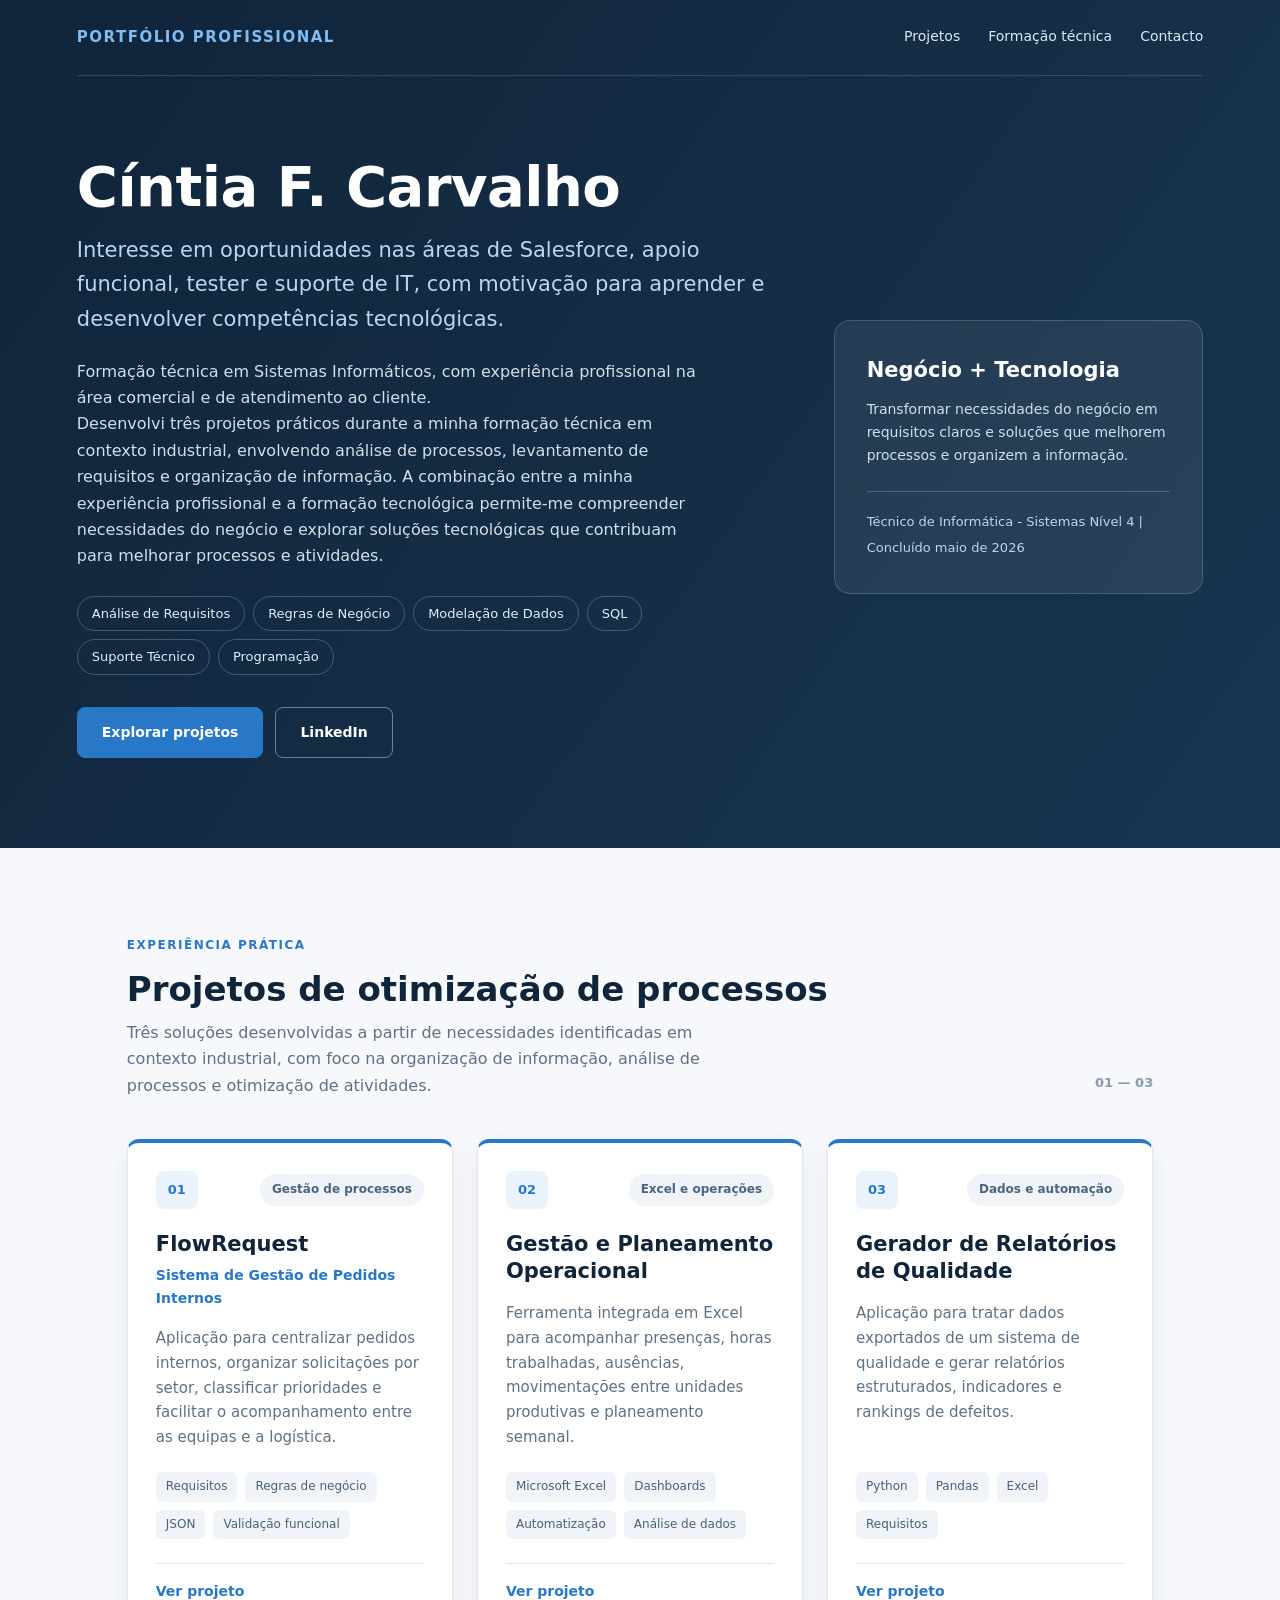
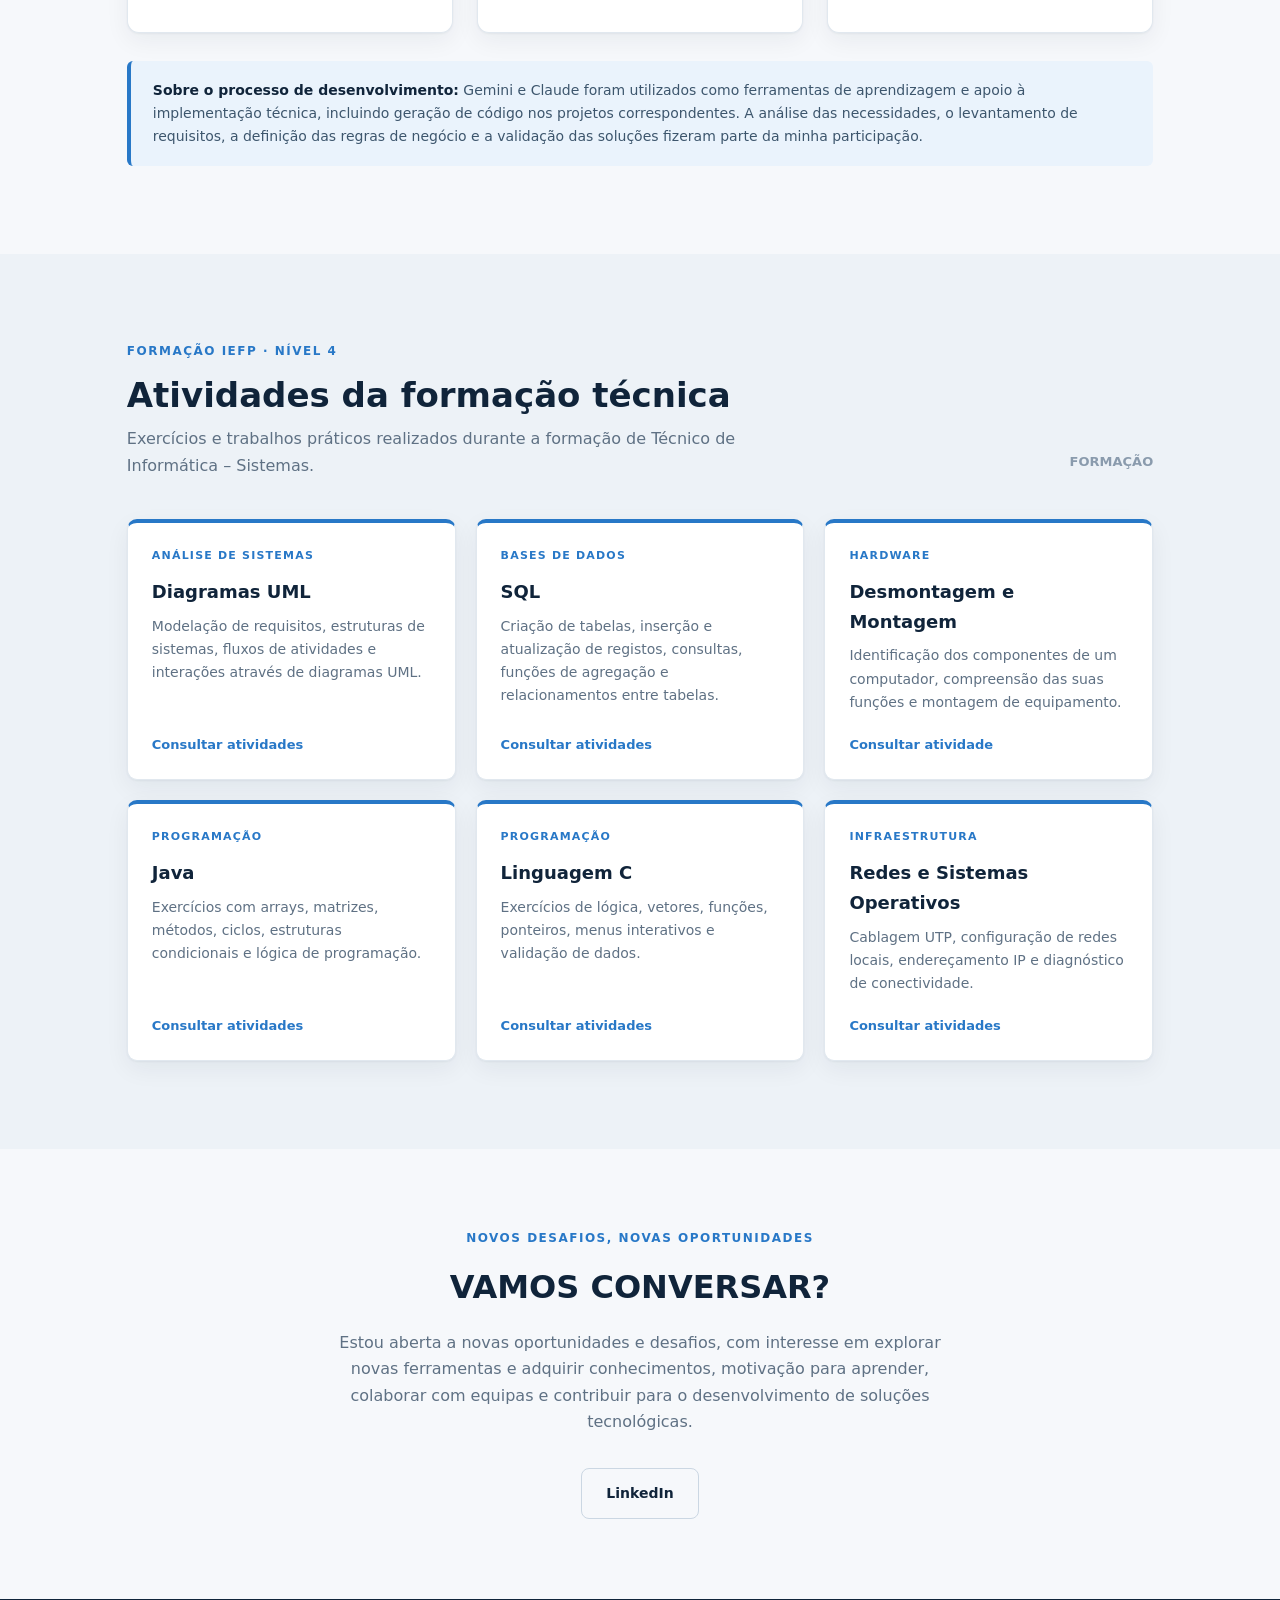
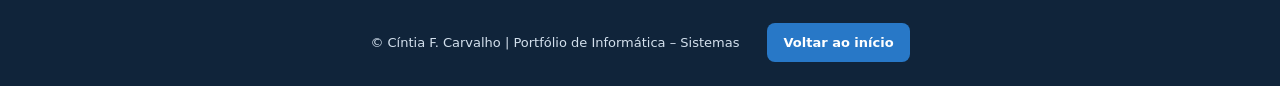
<file: index.html>
<!DOCTYPE html>
<html lang="pt-PT">

<head>
    <meta charset="UTF-8">
    <meta name="viewport" content="width=device-width, initial-scale=1.0">
    <meta name="description" content="Portfólio de Cíntia F. Carvalho: projetos de análise funcional, otimização de processos, informática e sistemas.">
    <title>Portfólio | Cíntia F. Carvalho</title>
    <link rel="stylesheet" href="style.css">
</head>

<body>

    <header class="main-header">
        <nav class="top-nav">
            <a href="#inicio" class="brand"><span>PORTFÓLIO PROFISSIONAL</span></a>
            <div class="nav-links">
                <a href="#projetos">Projetos</a>
                <a href="#formacao">Formação técnica</a>
                <a href="#contato">Contacto</a>
            </div>
        </nav>

        <div class="hero" id="inicio">
            <div class="hero-content">
                
                <h1>Cíntia F. Carvalho</h1>
                <h2>Interesse em oportunidades nas áreas de Salesforce, apoio funcional, tester e suporte de IT, com motivação para aprender e desenvolver competências tecnológicas.</h2>

                <p>
                    Formação técnica em Sistemas Informáticos, com experiência profissional na área comercial e de atendimento ao cliente.<br> 
                    Desenvolvi três projetos práticos durante a minha formação técnica em contexto industrial, envolvendo análise de processos, levantamento de requisitos e organização de informação. A combinação entre a minha experiência profissional e a formação tecnológica permite-me compreender necessidades do negócio e explorar soluções tecnológicas que contribuam para melhorar processos e atividades.
                </p>

                <div class="hero-tags">
                    <span>Análise de Requisitos</span>
                    <span>Regras de Negócio</span>
                    <span>Modelação de Dados</span>
                    <span>SQL</span>
                    <span>Suporte Técnico</span>
                    <span>Programação</span>                  
                </div>

                <div class="hero-actions">
                    <a href="#projetos" class="btn-primary">Explorar projetos</a>
                    <a href="https://www.linkedin.com/in/cintia-carvalho-bbb592170"
                       target="_blank" rel="noopener noreferrer" class="btn-secondary">
                        LinkedIn
                    </a>
                </div>
            </div>

            <div class="hero-side">
                <div class="profile-card">
                    
                    <h3>Negócio + Tecnologia</h3>
                    <p>
                        Transformar necessidades do negócio em requisitos claros e soluções que melhorem processos e organizem a informação.
                    </p>
                    <div class="profile-line"></div>
                    <span class="profile-caption">Técnico de Informática - Sistemas Nível 4 | Concluído maio de 2026</span>
                </div>
            </div>
        </div>
    </header>

    <main>

        <!-- PROJETOS EM CONTEXTO INDUSTRIAL -->
        <section class="section projects-section" id="projetos">
            <div class="section-heading">
                <div>
                    <span class="eyebrow">EXPERIÊNCIA PRÁTICA</span>
                    <h2>Projetos de otimização de processos</h2>
                    <p>
                        Três soluções desenvolvidas a partir de necessidades identificadas
                        em contexto industrial, com foco na organização de informação,
                        análise de processos e otimização de atividades.
                    </p>
                </div>
                <span class="section-number">01 — 03</span>
            </div>

            <div class="projects-grid">

                <article class="project-card featured">
                    <div class="project-top">
                        <span class="project-icon">01</span>
                        <span class="project-tag">Gestão de processos</span>
                    </div>
                    <h3>FlowRequest</h3>
                    <p class="project-subtitle">Sistema de Gestão de Pedidos Internos</p>
                    <p class="project-description">
                        Aplicação para centralizar pedidos internos, organizar solicitações
                        por setor, classificar prioridades e facilitar o acompanhamento
                        entre as equipas e a logística.
                    </p>
                    <div class="skill-list">
                        <span>Requisitos</span>
                        <span>Regras de negócio</span>
                        <span>JSON</span>
                        <span>Validação funcional</span>
                    </div>
                    <a href="https://github.com/CintiaFksCarvalho/Portfolio/tree/main/Projetos"
                       class="project-link" target="_blank" rel="noopener noreferrer">
                        Ver projeto
                    </a>
                </article>

                <article class="project-card">
                    <div class="project-top">
                        <span class="project-icon">02</span>
                        <span class="project-tag">Excel e operações</span>
                    </div>
                    <h3>Gestão e Planeamento Operacional</h3>
                    <p class="project-description">
                        Ferramenta integrada em Excel para acompanhar presenças,
                        horas trabalhadas, ausências, movimentações entre unidades
                        produtivas e planeamento semanal.
                    </p>
                    <div class="skill-list">
                        <span>Microsoft Excel</span>
                        <span>Dashboards</span>
                        <span>Automatização</span>
                        <span>Análise de dados</span>
                    </div>
                    <a href="https://github.com/CintiaFksCarvalho/Portfolio/tree/main/Projetos/Gestao-Operacional"
                       class="project-link" target="_blank" rel="noopener noreferrer">
                        Ver projeto
                    </a>
                </article>

                <article class="project-card">
                    <div class="project-top">
                        <span class="project-icon">03</span>
                        <span class="project-tag">Dados e automação</span>
                    </div>
                    <h3>Gerador de Relatórios de Qualidade</h3>
                    <p class="project-description">
                        Aplicação para tratar dados exportados de um sistema de qualidade
                        e gerar relatórios estruturados, indicadores e rankings de defeitos.
                    </p>
                    <div class="skill-list">
                        <span>Python</span>
                        <span>Pandas</span>
                        <span>Excel</span>
                        <span>Requisitos</span>
                    </div>
                    <a href="https://github.com/CintiaFksCarvalho/Portfolio/tree/main/Projetos/Gerador-Relatorio-Qualidade"
                       class="project-link" target="_blank" rel="noopener noreferrer">
                        Ver projeto
                    </a>
                </article>

            </div>

            <div class="ai-note">
                <strong>Sobre o processo de desenvolvimento:</strong>
                Gemini e Claude foram utilizados como ferramentas de aprendizagem
                e apoio à implementação técnica, incluindo geração de código nos
                projetos correspondentes. A análise das necessidades, o levantamento
                de requisitos, a definição das regras de negócio e a validação das
                soluções fizeram parte da minha participação.
            </div>
        </section>

        <!-- FORMAÇÃO TÉCNICA -->
        <section class="section training-section" id="formacao">
            <div class="section-heading">
                <div>
                    <span class="eyebrow">FORMAÇÃO IEFP · NÍVEL 4</span>
                    <h2>Atividades da formação técnica</h2>
                    <p>
                        Exercícios e trabalhos práticos realizados durante a formação
                        de Técnico de Informática – Sistemas.
                    </p>
                </div>
                <span class="section-number">FORMAÇÃO</span>
            </div>

            <div class="training-grid">

                <article class="training-card">
                    <span class="training-category">ANÁLISE DE SISTEMAS</span>
                    <h3>Diagramas UML</h3>
                    <p>
                        Modelação de requisitos, estruturas de sistemas, fluxos
                        de atividades e interações através de diagramas UML.
                    </p>
                    <a href="https://github.com/CintiaFksCarvalho/Portfolio/tree/main/AnaliseSistema"
                       target="_blank" rel="noopener noreferrer">Consultar atividades</a>
                </article>

                <article class="training-card">
                    <span class="training-category">BASES DE DADOS</span>
                    <h3>SQL</h3>
                    <p>
                        Criação de tabelas, inserção e atualização de registos,
                        consultas, funções de agregação e relacionamentos entre tabelas.
                    </p>
                    <a href="https://github.com/CintiaFksCarvalho/Portfolio/tree/main/BancoDados"
                       target="_blank" rel="noopener noreferrer">Consultar atividades</a>
                </article>

                <article class="training-card">
                    <span class="training-category">HARDWARE</span>
                    <h3>Desmontagem e Montagem</h3>
                    <p>
                        Identificação dos componentes de um computador,
                        compreensão das suas funções e montagem de equipamento.
                    </p>
                    <a href="https://github.com/CintiaFksCarvalho/Portfolio/tree/main/Hardware"
                       target="_blank" rel="noopener noreferrer">Consultar atividade</a>
                </article>

                <article class="training-card">
                    <span class="training-category">PROGRAMAÇÃO</span>
                    <h3>Java</h3>
                    <p>
                        Exercícios com arrays, matrizes, métodos, ciclos,
                        estruturas condicionais e lógica de programação.
                    </p>
                    <a href="https://github.com/CintiaFkscarvalho/Portfolio/tree/main/Programacao_Java"
                       target="_blank" rel="noopener noreferrer">Consultar atividades</a>
                </article>

                <article class="training-card">
                    <span class="training-category">PROGRAMAÇÃO</span>
                    <h3>Linguagem C</h3>
                    <p>
                        Exercícios de lógica, vetores, funções, ponteiros,
                        menus interativos e validação de dados.
                    </p>
                    <a href="https://github.com/CintiaFkscarvalho/Portfolio/tree/main/Programacao_C"
                       target="_blank" rel="noopener noreferrer">Consultar atividades</a>
                </article>

                <article class="training-card">
                    <span class="training-category">INFRAESTRUTURA</span>
                    <h3>Redes e Sistemas Operativos</h3>
                    <p>
                        Cablagem UTP, configuração de redes locais,
                        endereçamento IP e diagnóstico de conectividade.
                    </p>
                    <a href="https://github.com/CintiaFksCarvalho/Portfolio/tree/main/Redes_Sistemas"
                       target="_blank" rel="noopener noreferrer">Consultar atividades</a>
                </article>

            </div>
        </section>

        <!-- CONTACTO -->
        <section class="contact-section" id="contato">
            <span class="eyebrow">NOVOS DESAFIOS, NOVAS OPORTUNIDADES</span>
            <h2>VAMOS CONVERSAR?</h2>
            <p>Estou aberta a novas oportunidades e desafios, com interesse em explorar novas ferramentas e adquirir conhecimentos, motivação para aprender, colaborar com equipas e contribuir para o desenvolvimento de soluções tecnológicas.</p>
            <div class="contact-actions">
                <a href="https://www.linkedin.com/in/cintia-carvalho-bbb592170"
                   target="_blank" rel="noopener noreferrer" class="btn-secondary">
                    LinkedIn
                </a>
            </div>
        </section>

    </main>

    <footer class="main-footer">

    <p>
        © Cíntia F. Carvalho | Portfólio de Informática – Sistemas
    </p>

    <a href="#inicio" class="btn-back-top">
        Voltar ao início
    </a>

</footer>

</body>
</html>
</file>
<file: style.css>
/* =========================================================
   PORTFÓLIO – Cíntia F. Carvalho
   Ordem: variáveis → base → cabeçalho → hero → projetos →
   formação → contacto → rodapé → responsivo
   ========================================================= */

/* ---------- 1. VARIÁVEIS ---------- */
:root {
    --navy: #10243a;
    --navy-light: #183650;
    --blue: #2878c7;
    --blue-hover: #1f65ab;
    --blue-soft: #eaf3fc;
    --sky: #7dbcf5;

    --text: #243447;
    --muted: #5f7184;
    --bg: #f6f8fb;
    --bg-alt: #edf2f7;
    --white: #ffffff;
    --border: #e1e8ef;

    --radius: 12px;
    --shadow: 0 1px 2px rgba(16, 36, 58, 0.05), 0 8px 24px rgba(16, 36, 58, 0.06);
    --container: 1180px;
}

/* ---------- 2. BASE ---------- */
*, *::before, *::after {
    margin: 0;
    padding: 0;
    box-sizing: border-box;
}

html {
    scroll-behavior: smooth;
    scroll-padding-top: 24px;
}

body {
    font-family: "Segoe UI", system-ui, -apple-system, Arial, sans-serif;
    background: var(--bg);
    color: var(--text);
    line-height: 1.65;
    -webkit-font-smoothing: antialiased;
}

a {
    color: inherit;
    text-decoration: none;
}

a:focus-visible {
    outline: 3px solid var(--sky);
    outline-offset: 3px;
    border-radius: 4px;
}

.eyebrow {
    display: block;
    color: var(--blue);
    font-size: 12px;
    font-weight: 700;
    letter-spacing: 1.5px;
    margin-bottom: 12px;
}

/* Botões (usados no hero e no contacto) */
.btn-primary,
.btn-secondary {
    display: inline-flex;
    align-items: center;
    justify-content: center;
    padding: 13px 24px;
    border-radius: 8px;
    font-size: 14px;
    font-weight: 700;
    transition: background 0.2s, border-color 0.2s;
}

.btn-primary {
    background: var(--blue);
    color: var(--white);
    border: 1px solid var(--blue);
}

.btn-primary:hover {
    background: var(--blue-hover);
    border-color: var(--blue-hover);
}

.btn-secondary {
    color: var(--white);
    border: 1px solid rgba(255, 255, 255, 0.4);
}

.btn-secondary:hover {
    background: rgba(255, 255, 255, 0.1);
}

.hero-actions,
.contact-actions {
    display: flex;
    flex-wrap: wrap;
    gap: 12px;
    margin-top: 32px;
}

/* ---------- 3. CABEÇALHO (.main-header / .top-nav) ---------- */
.main-header {
    background: linear-gradient(125deg, var(--navy), var(--navy-light));
    color: var(--white);
    padding: 0 6%;
}

.top-nav {
    max-width: var(--container);
    margin: 0 auto;
    min-height: 76px;
    display: flex;
    align-items: center;
    justify-content: space-between;
    gap: 20px;
    border-bottom: 1px solid rgba(255, 255, 255, 0.14);
}

.brand {
    font-size: 15px;
    font-weight: 700;
    letter-spacing: 1.5px;
}

.brand span {
    color: var(--sky);
}

.nav-links {
    display: flex;
    gap: 28px;
}

.nav-links a {
    color: #dce8f4;
    font-size: 14px;
    padding: 4px 0;
    border-bottom: 2px solid transparent;
    transition: color 0.2s, border-color 0.2s;
}

.nav-links a:hover {
    color: var(--white);
    border-color: var(--sky);
}

/* ---------- 4. HERO (.hero / .hero-content / .hero-side) ---------- */
.hero {
    max-width: var(--container);
    margin: 0 auto;
    padding: 80px 0 90px;
    display: grid;
    grid-template-columns: 1.5fr 0.8fr;
    align-items: center;
    gap: 64px;
}

.hero h1 {
    font-size: clamp(38px, 5vw, 56px);
    line-height: 1.12;
    letter-spacing: -0.5px;
    margin-bottom: 14px;
}

.hero h2 {
    font-size: clamp(17px, 2vw, 21px);
    font-weight: 500;
    color: #b8d7f4;
    margin-bottom: 22px;
}

.hero-content > p {
    max-width: 640px;
    color: #d2deea;
    font-size: 16px;
}

.hero-tags,
.skill-list {
    display: flex;
    flex-wrap: wrap;
    gap: 8px;
}

.hero-tags {
    margin-top: 26px;
}

.hero-tags span {
    border: 1px solid rgba(255, 255, 255, 0.22);
    border-radius: 30px;
    padding: 6px 14px;
    font-size: 13px;
    color: #e0edfa;
}

/* Cartão lateral */
.profile-card {
    padding: 32px;
    border-radius: 16px;
    background: rgba(255, 255, 255, 0.07);
    border: 1px solid rgba(255, 255, 255, 0.16);
}

.profile-icon {
    width: 56px;
    height: 56px;
    display: grid;
    place-items: center;
    margin-bottom: 24px;
    border-radius: 14px;
    background: var(--blue);
    font-size: 18px;
    font-weight: 800;
}

.profile-card h3 {
    font-size: 21px;
    margin-bottom: 10px;
}

.profile-card p {
    color: #d0deeb;
    font-size: 14px;
}

.profile-line {
    height: 1px;
    background: rgba(255, 255, 255, 0.2);
    margin: 24px 0 16px;
}

.profile-caption {
    color: #b8d7f4;
    font-size: 13px;
}

/* ---------- 5. SECÇÕES (estrutura comum) ---------- */
.section {
    max-width: var(--container);
    margin: 0 auto;
    padding: 88px 6%;
}

.section-heading {
    display: flex;
    justify-content: space-between;
    align-items: flex-end;
    gap: 24px;
    margin-bottom: 40px;
}

.section-heading h2 {
    color: var(--navy);
    font-size: clamp(26px, 3vw, 34px);
    line-height: 1.25;
    margin-bottom: 10px;
}

.section-heading p {
    max-width: 640px;
    color: var(--muted);
    font-size: 16px;
}

.section-number {
    color: #8a9bad;
    font-size: 13px;
    font-weight: 600;
    white-space: nowrap;
    padding-bottom: 6px;
}

/* ---------- 6. PROJETOS (.projects-grid / .project-card) ---------- */
.projects-grid {
    display: grid;
    grid-template-columns: repeat(3, minmax(0, 1fr));
    gap: 24px;
}

.project-card {
    display: flex;
    flex-direction: column;
    padding: 28px;
    background: var(--white);
    border: 1px solid var(--border);
    border-radius: var(--radius);
    box-shadow: var(--shadow);
    transition: box-shadow 0.2s;
}

.project-card:hover {
    box-shadow: 0 12px 32px rgba(16, 36, 58, 0.1);
}

.project-card,
.training-card {
    border-top: 4px solid var(--blue);
}

.project-top {
    display: flex;
    justify-content: space-between;
    align-items: center;
    gap: 12px;
    margin-bottom: 22px;
}

.project-icon {
    color: var(--blue);
    background: var(--blue-soft);
    font-size: 13px;
    font-weight: 800;
    padding: 8px 12px;
    border-radius: 8px;
}

.project-tag {
    color: #4a6580;
    background: #f0f4f8;
    font-size: 12px;
    font-weight: 600;
    padding: 6px 12px;
    border-radius: 30px;
}

.project-card h3 {
    color: var(--navy);
    font-size: 21px;
    line-height: 1.3;
    margin-bottom: 6px;
}

.project-subtitle {
    color: var(--blue);
    font-size: 14px;
    font-weight: 600;
    margin-bottom: 6px;
}

.project-description {
    color: var(--muted);
    font-size: 15px;
    margin: 10px 0 22px;
}

.skill-list {
    margin-top: auto;
    margin-bottom: 24px;
}

.skill-list span {
    background: #f0f4f8;
    color: #4a6074;
    font-size: 12px;
    padding: 5px 10px;
    border-radius: 6px;
}

.project-link,
.training-card a {
    display: flex;
    justify-content: space-between;
    align-items: center;
    color: var(--blue);
    font-weight: 700;
    font-size: 14px;
    transition: color 0.2s;
}

.project-link {
    border-top: 1px solid var(--border);
    padding-top: 16px;
}

.project-link:hover,
.training-card a:hover {
    color: var(--navy);
}

.ai-note {
    margin-top: 28px;
    padding: 18px 22px;
    background: var(--blue-soft);
    border-left: 4px solid var(--blue);
    border-radius: 6px;
    color: #3d566d;
    font-size: 14px;
}

.ai-note strong {
    color: var(--navy);
}

/* ---------- 7. FORMAÇÃO (.training-section / .training-card) ---------- */
.training-section {
    max-width: none;
    background: var(--bg-alt);
    padding-left: max(6%, calc((100% - var(--container)) / 2 + 6%));
    padding-right: max(6%, calc((100% - var(--container)) / 2 + 6%));
}

.training-grid {
    display: grid;
    grid-template-columns: repeat(3, minmax(0, 1fr));
    gap: 20px;
}

.training-card {
    display: flex;
    flex-direction: column;
    padding: 24px;
    background: var(--white);
    border: 1px solid var(--border);
    border-top: 4px solid var(--blue);
    border-radius: 10px;
    box-shadow: var(--shadow);
    transition: box-shadow 0.2s;
}

.training-card:hover {
    box-shadow: 0 12px 32px rgba(16, 36, 58, 0.1);
}

.training-category {
    color: var(--blue);
    font-size: 11px;
    font-weight: 700;
    letter-spacing: 1.2px;
    margin-bottom: 12px;
}

.training-card h3 {
    color: var(--navy);
    font-size: 18px;
    margin-bottom: 8px;
}

.training-card p {
    color: var(--muted);
    font-size: 14px;
    margin-bottom: 20px;
}

.training-card a {
    margin-top: auto;
    justify-content: flex-start;
    font-size: 13px;
}

/* ---------- 8. CONTACTO (.contact-section) ---------- */
.contact-section {
    max-width: 820px;
    margin: 80px auto;
    padding: 0 6%;
    text-align: center;
}

.contact-section h2 {
    color: var(--navy);
    font-size: clamp(26px, 3.5vw, 32px);
    margin-bottom: 16px;
}

.contact-section p {
    max-width: 640px;
    margin: 0 auto;
    color: var(--muted);
    font-size: 16px;
    white-space: pre-line; /* respeita a quebra de linha do texto no HTML */
}

.contact-actions {
    justify-content: center;
}

.contact-section .btn-secondary {
    color: var(--navy);
    border-color: #cbd7e3;
}

.contact-section .btn-secondary:hover {
    background: var(--blue-soft);
}

/* ---------- 9. RODAPÉ (.main-footer) ---------- */
.main-footer {
    display: flex;
    flex-wrap: wrap;
    justify-content: center;
    align-items: center;
    gap: 20px 28px;
    padding: 24px;
    background: var(--navy);
    color: #d3e0ed;
    font-size: 13px;
    text-align: center;
}

.main-footer p {
    margin: 0;
}

.main-footer .btn-back-top {
    display: inline-flex;
    align-items: center;
    gap: 8px;
    padding: 9px 16px;
    background: var(--blue);
    color: var(--white);
    border-radius: 8px;
    font-size: 13px;
    font-weight: 700;
    white-space: nowrap;
    transition: background 0.2s;
}

.main-footer .btn-back-top:hover {
    background: #398bda;
}

/* ---------- 10. RESPONSIVO ---------- */
@media (max-width: 1000px) {
    .projects-grid {
        grid-template-columns: repeat(2, minmax(0, 1fr));
    }
}

@media (max-width: 900px) {
    .hero {
        grid-template-columns: 1fr;
        gap: 36px;
        padding: 60px 0;
    }

    .hero-side {
        max-width: 500px;
    }

    .training-grid {
        grid-template-columns: repeat(2, minmax(0, 1fr));
    }
}

@media (max-width: 600px) {
    .top-nav {
        min-height: 64px;
    }

    .brand {
        font-size: 12px;
        letter-spacing: 1px;
    }

    .nav-links {
        gap: 14px;
    }

    .nav-links a {
        font-size: 12px;
    }

    .hero {
        padding: 44px 0 52px;
    }

    .section {
        padding: 60px 6%;
    }

    .section-heading {
        align-items: flex-start;
    }

    .section-number {
        display: none;
    }

    .projects-grid,
    .training-grid {
        grid-template-columns: 1fr;
    }

    .project-card {
        padding: 24px;
    }

    .contact-section {
        margin: 48px auto;
    }

    .main-footer {
        flex-direction: column;
        gap: 14px;
    }
}

@media (prefers-reduced-motion: reduce) {
    html {
        scroll-behavior: auto;
    }

    * {
        transition: none !important;
    }
}
</file>
